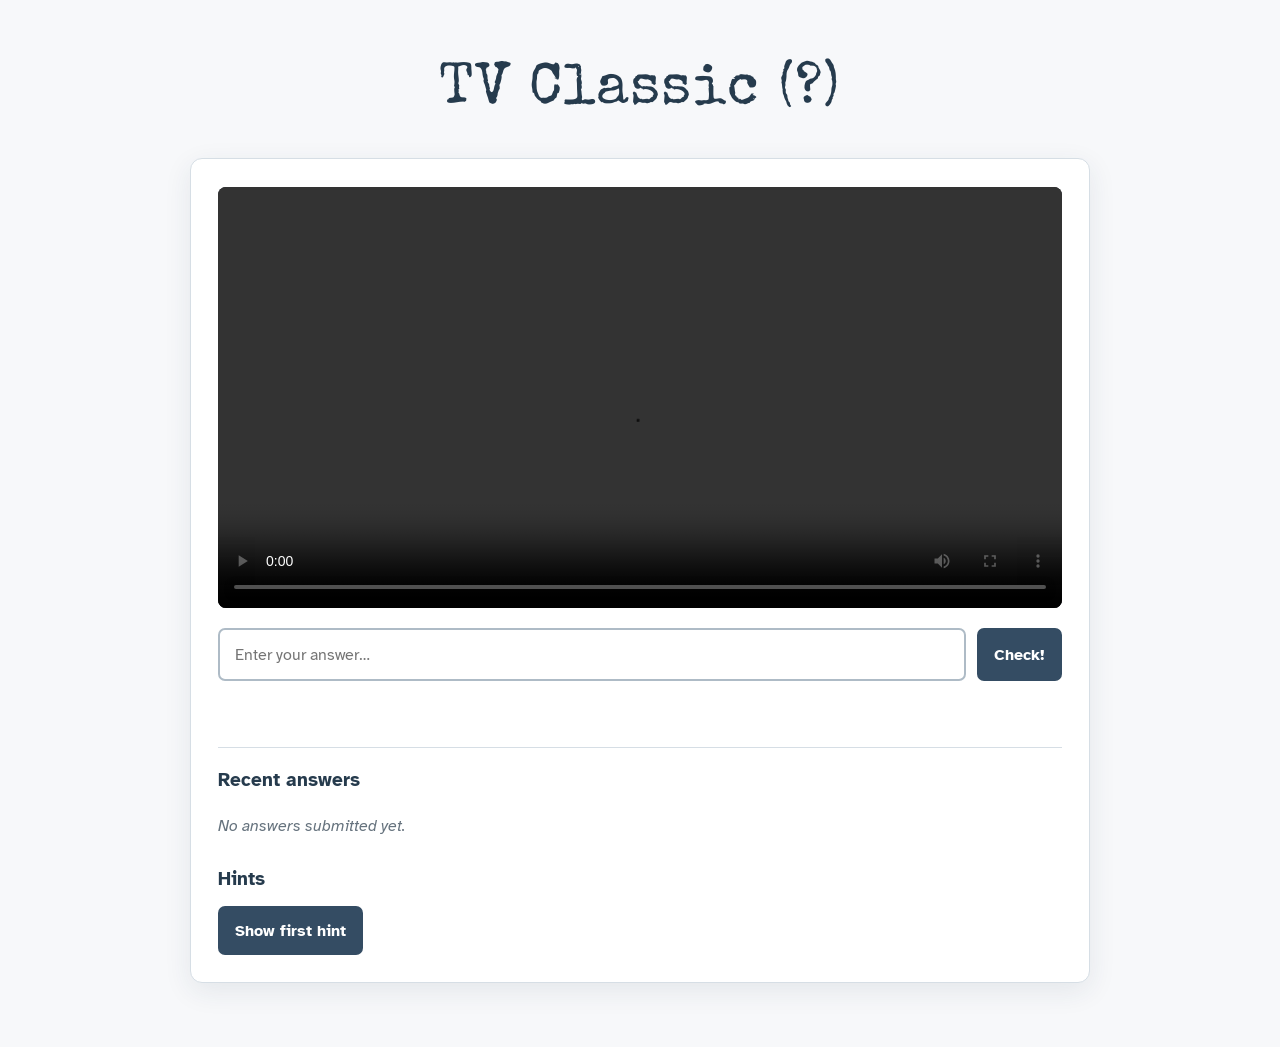
<file: enigame/index.html>
<!doctype html>
<html lang="en">
<head>
  <meta charset="utf-8">
  <meta name="viewport" content="width=device-width, initial-scale=1">
  <meta name="author" content="Eni">
  <title>TV Classic (?)</title>

  <link rel="preconnect" href="https://fonts.googleapis.com">
  <link rel="preconnect" href="https://fonts.gstatic.com" crossorigin>
  <link href="https://fonts.googleapis.com/css2?family=Atkinson+Hyperlegible:wght@400;700&family=Special+Elite&display=swap" rel="stylesheet">
  <link href="https://fonts.googleapis.com/icon?family=Material+Icons+Round" rel="stylesheet">

  <style>
    :root {
      --accent: #344c63;
      --accent-dark: #263b4d;
      --accent-pale: #e7edf2;
      --ink: #202b34;
      --muted: #66737e;
      --paper: #f7f8fa;
      --card: #ffffff;
      --correct: #246b48;
      --wrong: #9b3b3b;
      --hint: #bb7814;
      --line: #d6dee5;
    }

    * { box-sizing: border-box; }

    body {
      margin: 0;
      min-height: 100vh;
      color: var(--ink);
      background: var(--paper);
      font-family: "Atkinson Hyperlegible", sans-serif;
      line-height: 1.5;
    }

    main {
      width: min(900px, calc(100% - 2rem));
      margin: 0 auto;
      padding: 3rem 0 4rem;
    }

    h1 {
      margin: 0 0 1.5rem;
      color: var(--accent-dark);
      font-family: "Special Elite", serif;
      font-size: clamp(2.1rem, 7vw, 3.6rem);
      font-weight: 400;
      text-align: center;
      letter-spacing: .02em;
    }

    .card {
      padding: clamp(1rem, 3vw, 1.7rem);
      background: var(--card);
      border: 1px solid var(--line);
      border-radius: 12px;
      box-shadow: 0 8px 28px rgba(38, 59, 77, .09);
    }

    video {
      display: block;
      width: 100%;
      max-height: 62vh;
      background: #141a1f;
      border-radius: 8px;
    }

    .answer-form {
      display: grid;
      grid-template-columns: 1fr auto;
      gap: .7rem;
      margin-top: 1.25rem;
    }

    label {
      grid-column: 1 / -1;
      font-weight: 700;
    }

    input {
      min-width: 0;
      padding: .78rem .9rem;
      color: var(--ink);
      background: #fff;
      border: 2px solid #aebbc6;
      border-radius: 7px;
      font: inherit;
      font-size: 1rem;
    }

    input:focus {
      border-color: var(--accent);
      outline: 3px solid rgba(52, 76, 99, .16);
    }

    button, .button-link {
      display: inline-flex;
      align-items: center;
      justify-content: center;
      gap: .35rem;
      padding: .78rem 1.05rem;
      color: #fff;
      background: var(--accent);
      border: 0;
      border-radius: 7px;
      font: inherit;
      font-weight: 700;
      text-decoration: none;
      cursor: pointer;
      transition: background .15s ease, transform .15s ease;
    }

    button:hover, .button-link:hover { background: var(--accent-dark); }
    button:active, .button-link:active { transform: translateY(1px); }
    button:focus-visible, .button-link:focus-visible {
      outline: 3px solid rgba(52, 76, 99, .25);
      outline-offset: 2px;
    }
    button:disabled { opacity: .45; cursor: not-allowed; }

    .feedback {
      display: flex;
      align-items: center;
      min-height: 2rem;
      margin: .65rem 0 0;
      font-weight: 700;
    }
    .feedback.correct { color: var(--correct); }
    .feedback.wrong { color: var(--wrong); }
    .feedback.close { color: var(--hint); }
    .feedback .material-icons-round { margin-right: .35rem; }

    .history {
      margin-top: 1.45rem;
      padding-top: 1.15rem;
      border-top: 1px solid var(--line);
    }

    h2 {
      margin: 0 0 .75rem;
      color: var(--accent-dark);
      font-size: 1.2rem;
    }

    .history-list {
      margin: 0;
      padding: 0;
      list-style: none;
    }

    .history-list li {
      display: flex;
      justify-content: space-between;
      gap: 1rem;
      padding: .45rem 0;
      border-bottom: 1px dashed var(--line);
    }
    .history-list li:last-child { border-bottom: 0; }
    .history-answer { overflow-wrap: anywhere; }
    time { flex: none; color: var(--muted); font-size: .9rem; }
    .empty { color: var(--muted); font-style: italic; }

    .hints { margin-top: 1.25rem; }
    .hint-controls { display: flex; flex-wrap: wrap; gap: .55rem; }
    .secondary {
      color: var(--accent-dark);
      background: var(--accent-pale);
      border: 1px solid #bcc9d3;
    }
    .secondary:hover { background: #d9e3eb; }

    .hint-box {
      margin: 1rem 0 0;
      padding: 1rem 1.1rem;
      background: var(--accent-pale);
      border-left: 5px solid var(--accent);
      border-radius: 4px;
    }
    .hint-count {
      display: block;
      margin-bottom: .25rem;
      color: var(--muted);
      font-size: .88rem;
      font-weight: 700;
      text-transform: uppercase;
      letter-spacing: .04em;
    }
    .hint-box p { margin: 0; }
    .hint-box a { color: var(--accent-dark); font-weight: 700; }

    [hidden] { display: none !important; }

    @media (max-width: 540px) {
      main { width: min(100% - 1rem, 900px); padding-top: 1.7rem; }
      .answer-form { grid-template-columns: 1fr; }
      .answer-form button { width: 100%; }
      .history-list li { align-items: flex-start; flex-direction: column; gap: 0; }
    }
  </style>
</head>
<body>
  <main>
    <h1>TV Classic (?)</h1>

    <section class="card" aria-label="Riddle">
      <video controls playsinline preload="metadata">
        <source src="enione-can-dream-in-technicolor.mp4" type="video/mp4">
        Your browser does not support embedded video.
      </video>

      <form class="answer-form" id="answer-form">
        <!-- <label for="answer">What is the solution?</label> -->
        <input id="answer" name="answer" type="text" autocomplete="off" placeholder="Enter your answer…" required>
        <button type="submit">Check!</button>
      </form>
      <p class="feedback" id="feedback" role="status" aria-live="polite"></p>

      <section class="history" aria-labelledby="history-heading">
        <h2 id="history-heading">Recent answers</h2>
        <ol class="history-list" id="history-list"></ol>
      </section>

      <section class="hints" aria-labelledby="hints-heading">
        <h2 id="hints-heading">Hints</h2>
        <div class="hint-controls">
          <button type="button" id="show-hint">Show first hint</button>
          <button type="button" class="secondary" id="previous-hint" hidden>Previous hint</button>
          <button type="button" id="next-hint" hidden>Show next hint</button>
        </div>
        <div class="hint-box" id="hint-box" hidden>
          <span class="hint-count" id="hint-count"></span>
          <p id="hint-text"></p>
        </div>
      </section>
    </section>
  </main>

  <script>
    (() => {
      "use strict";

      const solution = "dream a little dream of me";
      const historyKey = "tv-classic-riddle-answer-history";
      const maxHistory = 6;
      const hints = [
        'If, at some point, you think you have done the right thing but the video quality is just too bad, then the following clip is of higher quality and contains only the relevant video part: <a href="enione-can-dream-in-technicolor-short.mp4">open the shorter video clip</a>. It is recommended to continue with the next hints and only look at this clip when you really think you need it. The original video above (which has a lower quality to avoid a huge file size) should also be sufficient to solve the riddle in its entirety, at least in theory.',
        "The episodes are only important for the very last step of the riddle.",
        "The video file name is important.",
        "The word “technicolor” hints at what you should do.",
        "Technicolor cameras split light into different color components.",
        "Look at the RGB channels of the video separately.",
        "The blue channel contains a smaller pictogram video when the lyrics “enione can dream in technicolor” play.",
        "Look for the hidden video at around 0:56. It shows three objects, the one in the middle being an equality sign.",
        "The left object is Eni wearing headphones, the right object an image.",
        "The headphones indicate that you have to continue by editing the audio track of the video.",
        "Eni usually has no nose.",
        "The Eni hidden in the video does have a nose of a particular shape.",
        "Eni’s nose is a minus sign.",
        "Eni can hear different sounds in the left and right headphones.",
        "The minus sign indicates that you have to subtract the sound Eni can hear in one ear from the sound Eni hears in the other ear.",
        "Subtract the right audio channel from the left audio channel.",
        "The “equals image” part of the hidden video indicates that you have to look for an image in the resulting audio.",
        "Look at the audio spectrogram after subtracting (again at the time when the lyrics “enione can dream in technicolor” play in the original file).",
        "You should see a pile of some kind, a plus sign, and the pictogram for man in the spectrogram.",
        "The pile represents sand.",
        "The spectrogram contains a “Classic” riddle with the solution “sandman”.",
        "The riddle title and the episodes are important to find the final answer.",
        "You first have to look for a TV series.",
        "The TV series is the 2022–2025 series “The Sandman”.",
        "Finally, find the right episode.",
        "The right episode is the one where the video contains all the hidden information.",
        "At 0:56, the text “EPISODE 3” is displayed.",
        "The solution is the name of the third episode of “The Sandman”."
      ];

      const form = document.querySelector("#answer-form");
      const answerInput = document.querySelector("#answer");
      const feedback = document.querySelector("#feedback");
      const historyList = document.querySelector("#history-list");
      const showHint = document.querySelector("#show-hint");
      const previousHint = document.querySelector("#previous-hint");
      const nextHint = document.querySelector("#next-hint");
      const hintBox = document.querySelector("#hint-box");
      const hintCount = document.querySelector("#hint-count");
      const hintText = document.querySelector("#hint-text");
      let currentHint = -1;
      let history = loadHistory();

      function normalize(value) {
        return value
          .normalize("NFKD")
          .toLowerCase()
          .replace(/[’']/g, "")
          .replace(/[^a-z0-9]+/g, " ")
          .trim()
          .replace(/\s+/g, " ");
      }

      function isOnRightTrack(value) {
        const compact = normalize(value);
        const closeAnswers = new Set([
          "technicolor", "rgb", "rgb channels", "red green blue channels",
          "blue channel", "separate rgb channels", "split rgb channels",
          "subtract audio", "subtract audio channels", "audio subtraction",
          "left minus right", "left channel minus right channel",
          "subtract right channel from left channel", "audio spectrogram",
          "spectrogram", "sound spectrogram", "sandman", "sand man",
          "sand plus man", "the sandman", "the sandman tv series",
          "the sandman series", "episode 3", "episode three", "third episode"
        ]);
        return closeAnswers.has(compact);
      }

      function loadHistory() {
        try {
          const saved = JSON.parse(localStorage.getItem(historyKey));
          return Array.isArray(saved) ? saved.slice(0, maxHistory) : [];
        } catch (_) {
          return [];
        }
      }

      function saveHistory() {
        try { localStorage.setItem(historyKey, JSON.stringify(history)); } catch (_) {}
      }

      function timeAgo(timestamp) {
        const elapsed = Math.max(0, Date.now() - timestamp);
        const seconds = Math.floor(elapsed / 1000);
        if (seconds < 60) return `${seconds} second${seconds === 1 ? "" : "s"} ago`;
        const minutes = Math.floor(seconds / 60);
        if (minutes < 60) return `${minutes} minute${minutes === 1 ? "" : "s"} ago`;
        const hours = Math.floor(minutes / 60);
        if (hours < 24) return `${hours} hour${hours === 1 ? "" : "s"} ago`;
        return new Date(timestamp).toLocaleString();
      }

      function renderHistory() {
        historyList.replaceChildren();
        if (!history.length) {
          const item = document.createElement("li");
          item.className = "empty";
          item.textContent = "No answers submitted yet.";
          historyList.append(item);
          return;
        }

        history.forEach(entry => {
          const item = document.createElement("li");
          const answer = document.createElement("span");
          const time = document.createElement("time");
          answer.className = "history-answer";
          answer.textContent = entry.answer;
          time.dateTime = new Date(entry.time).toISOString();
          time.textContent = timeAgo(entry.time);
          item.append(answer, time);
          historyList.append(item);
        });
      }

      function setFeedback(kind, message, withBulb = false) {
        feedback.className = `feedback ${kind}`;
        feedback.replaceChildren();
        if (withBulb) {
          const icon = document.createElement("span");
          icon.className = "material-icons-round";
          icon.setAttribute("aria-hidden", "true");
          icon.textContent = "lightbulb";
          feedback.append(icon);
        }
        feedback.append(document.createTextNode(message));
      }

      form.addEventListener("submit", event => {
        event.preventDefault();
        const rawAnswer = answerInput.value;
        const normalized = normalize(rawAnswer);
        if (!normalized) return;

        history.unshift({ answer: rawAnswer.trim(), time: Date.now() });
        history = history.slice(0, maxHistory);
        saveHistory();
        renderHistory();

        if (normalized === solution) {
          setFeedback("correct", "Correct — well done!");
        } else if (isOnRightTrack(normalized)) {
          setFeedback("close", "Not the final answer, but you’re on the right track!", true);
        } else {
          setFeedback("wrong", "That is not the solution. Keep puzzling!");
        }

        answerInput.select();
      });

      function renderHint() {
        hintBox.hidden = false;
        hintCount.textContent = `Hint ${currentHint + 1} of ${hints.length}`;
        hintText.innerHTML = hints[currentHint];
        showHint.hidden = true;
        previousHint.hidden = false;
        nextHint.hidden = false;
        previousHint.disabled = currentHint === 0;
        nextHint.disabled = currentHint === hints.length - 1;
        nextHint.textContent = currentHint === hints.length - 1 ? "No more hints" : "Show next hint";
      }

      showHint.addEventListener("click", () => {
        currentHint = 0;
        renderHint();
      });

      previousHint.addEventListener("click", () => {
        if (currentHint > 0) {
          currentHint -= 1;
          renderHint();
        }
      });

      nextHint.addEventListener("click", () => {
        if (currentHint < hints.length - 1) {
          currentHint += 1;
          renderHint();
        }
      });

      renderHistory();
      setInterval(renderHistory, 1000);
    })();
  </script>
</body>
</html>
</file>
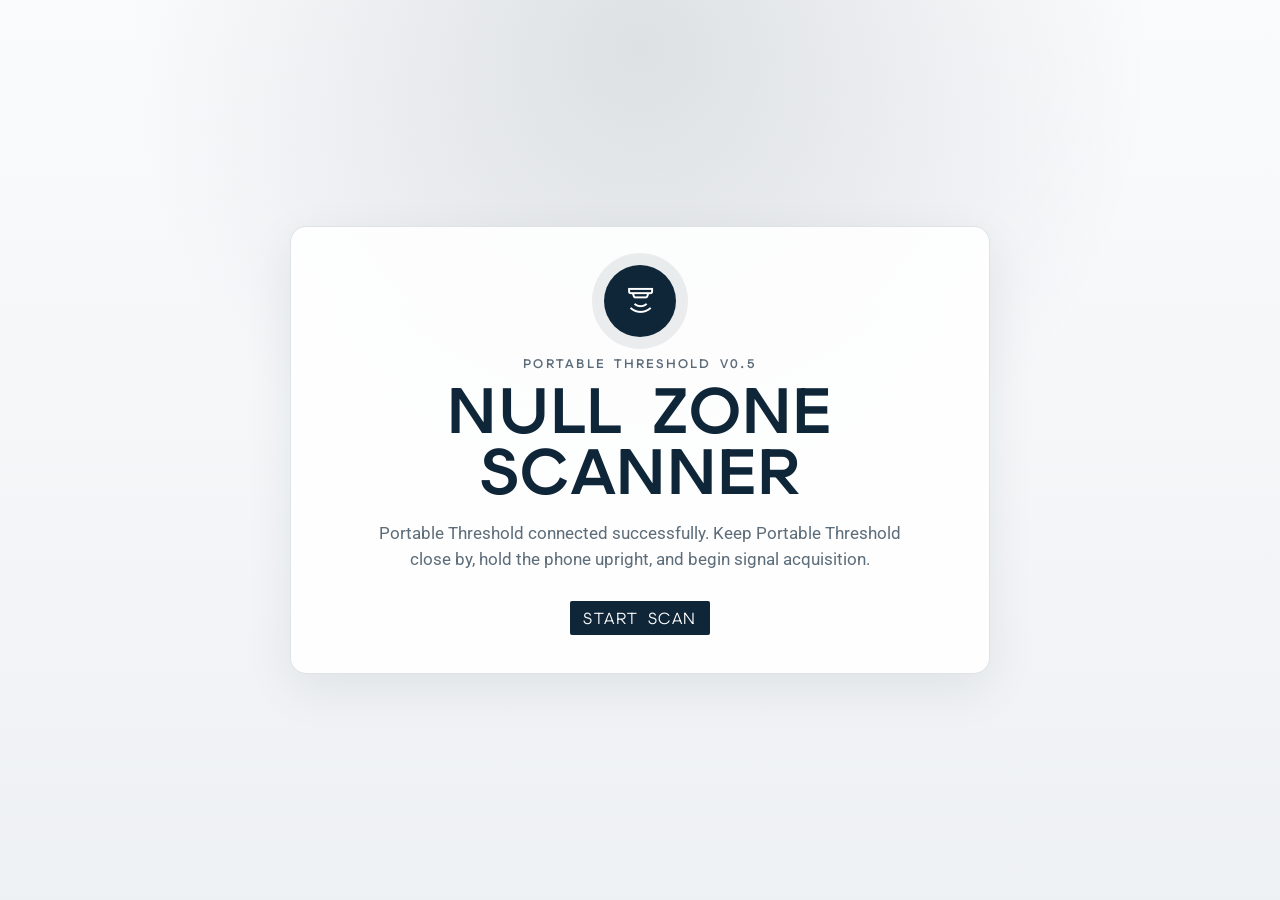
<file: ari/scan/index.html>
<!doctype html>
<html lang="en">
<head>
  <meta charset="utf-8">
  <meta name="viewport" content="width=device-width, initial-scale=1, viewport-fit=cover">
  <title>Null Zone Scan</title>

  <link rel="preconnect" href="https://fonts.googleapis.com">
  <link rel="preconnect" href="https://fonts.gstatic.com" crossorigin>
  <link href="https://fonts.googleapis.com/css2?family=Elms+Sans:ital,wght@0,100..900;1,100..900&family=Roboto:ital,wght@0,100..900;1,100..900&display=swap" rel="stylesheet">
  <link rel="stylesheet" href="https://fonts.googleapis.com/css2?family=Material+Symbols+Outlined:opsz,wght,FILL,GRAD@20..48,100..700,0..1,-50..200&icon_names=archive,detector,file_copy,warning" />

  <link rel="stylesheet" href="scan-style.css">
  <script src="../crypto-puzzle.js"></script>
  <script type="module" src="scan-ui.js"></script>
</head>
<body>
  <main class="app-shell">
    <section id="startPanel" class="panel start-panel form-table">
      <div class="scanner-mark" aria-hidden="true">
        <span class="material-symbols-outlined">detector</span>
      </div>

      <p class="eyebrow">Portable Threshold v0.5</p>
      <h1>Null Zone Scanner</h1>
      <p class="intro">
        Portable Threshold connected successfully.
        Keep Portable Threshold close by, hold the phone upright, and begin signal acquisition.
      </p>

      <button id="startScanButton" class="spaced" type="button">start scan</button>
    </section>

    <section id="acquiringPanel" class="panel acquiring-panel hidden" aria-live="polite">
      <div class="status-orb" aria-hidden="true">
        <span class="material-symbols-outlined">detector</span>
      </div>
      <p class="eyebrow">Signal acquisition</p>
      <h1>Searching for signal</h1>
      <p id="acquiringMessage" class="intro">
        Move outside and away from buildings or other objects for higher reliability.
      </p>
      <p id="acquiringDetail" class="detail-line">initializing scan field...</p>
    </section>

    <section id="scannerPanel" class="scanner-panel hidden" aria-live="polite">
      <p class="eyebrow scanner-eyebrow">Active scan</p>

      <div id="scannerDial" class="scanner-dial">
        <div id="rotatingLayer" class="rotating-layer">
          <div class="signal-layer" id="signalLayer" aria-hidden="true"></div>

          <div class="compass-rose" aria-hidden="true">
            <div class="compass-ring"></div>
            <div class="compass-line compass-line-ns"></div>
            <div class="compass-line compass-line-ew"></div>
            <div class="compass-diagonal compass-diagonal-a"></div>
            <div class="compass-diagonal compass-diagonal-b"></div>
            <span class="compass-label compass-n">N</span>
            <span class="compass-label compass-e">E</span>
            <span class="compass-label compass-s">S</span>
            <span class="compass-label compass-w">W</span>
          </div>
        </div>

        <div class="distance-card">
          <div id="distanceValue" class="distance-value">-- m</div>
          <div class="distance-label">approximate signal distance</div>
        </div>
      </div>

      <div class="scan-readout">
        <div>
          <span class="readout-label">Signal precision</span>
          <span id="precisionValue" class="readout-value">--</span>
        </div>
        <div>
          <span class="readout-label">Signal rate</span>
          <span id="rateValue" class="readout-value">--</span>
        </div>
      </div>

      <p id="scanStatus" class="detail-line">scan field locked</p>
    </section>

    <section id="errorPanel" class="panel error-panel hidden" aria-live="assertive">
      <div class="scanner-mark warning" aria-hidden="true">
        <span class="material-symbols-outlined">warning</span>
      </div>
      <p class="eyebrow">Scanner interrupted</p>
      <h1>Signal unavailable</h1>
      <p id="errorMessage" class="intro">The scan could not be started on this device.</p>
      <button id="retryButton" type="button" class="light">retry</button>
    </section>
  </main>
</body>
</html>
</file>
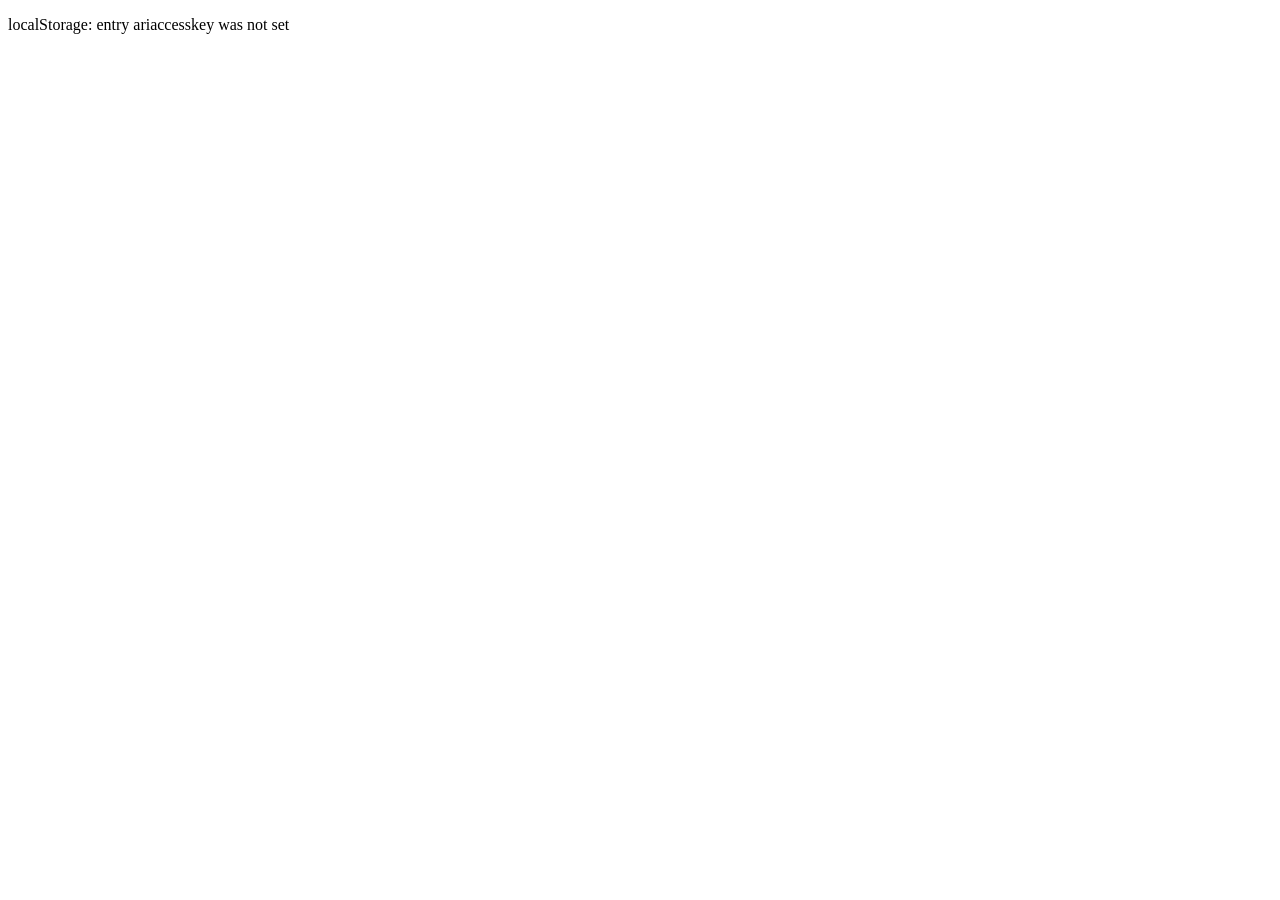
<file: reset-storage.html>
<!doctype html>
<html lang="en">
<head>
  <meta charset="utf-8" />

  <title>Digital puzzles storage reset</title>
  <meta name="description" content="reset any cookies and data saved in local storage for any puzzle" />
  <meta name="author" content="Fabian Michel" />
  <meta name="viewport" content="width=device-width, initial-scale=1.0" />

  <script>

    function appendMessage(msg) {
      const p = document.createElement('p');
      p.textContent = msg;
      document.getElementById('info-div').appendChild(p);
    }

    function main() {
      if (localStorage.getItem('ariaccesskey') !== null) {
        appendMessage(`localStorage: entry ariaccesskey=${localStorage.getItem('ariaccesskey')} was deleted`);
        localStorage.removeItem('ariaccesskey');
      } else {
        appendMessage('localStorage: entry ariaccesskey was not set');
      }
    }

  </script>
</head>

<body onload="main();">
  
  <div id="info-div"></div>

</body>
</html>
</file>
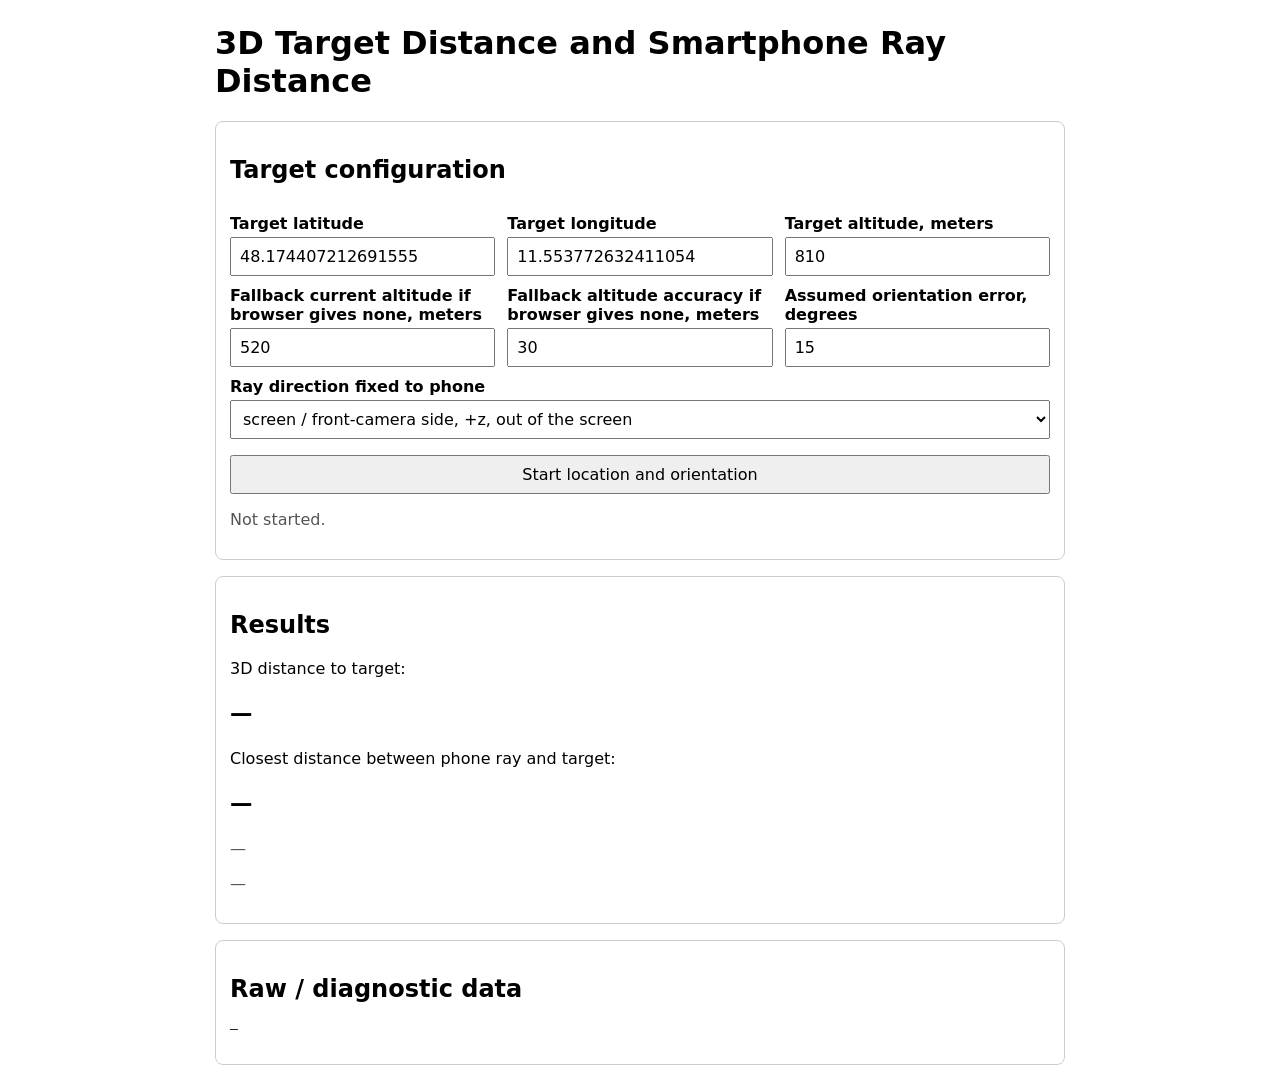
<file: target-location-sensor.html>
<!doctype html>
<html lang="en">
<head>
  <meta charset="utf-8">
  <title>3D Target Distance and Phone Ray Distance</title>
  <meta name="viewport" content="width=device-width, initial-scale=1">
  <style>
    body { font-family: system-ui, sans-serif; max-width: 850px; margin: 24px auto; padding: 0 16px; }
    label { display: block; margin: 10px 0 4px; font-weight: 600; }
    input, select, button { font: inherit; padding: 8px; width: 100%; box-sizing: border-box; }
    button { margin-top: 16px; cursor: pointer; }
    .grid { display: grid; grid-template-columns: repeat(auto-fit, minmax(220px, 1fr)); gap: 12px; }
    .card { border: 1px solid #ccc; border-radius: 8px; padding: 14px; margin-top: 16px; }
    .value { font-size: 1.4rem; font-weight: 700; }
    .muted { color: #555; }
    .warn { color: #9a5b00; font-weight: 600; }
    code { background: #eee; padding: 2px 4px; border-radius: 4px; }
  </style>
</head>
<body>
  <h1>3D Target Distance and Smartphone Ray Distance</h1>

  <div class="card">
    <h2>Target configuration</h2>

    <div class="grid">
      <div>
        <label for="targetLat">Target latitude</label>
        <input id="targetLat" type="number" step="any" value="48.174407212691555">
      </div>

      <div>
        <label for="targetLon">Target longitude</label>
        <input id="targetLon" type="number" step="any" value="11.553772632411054">
      </div>

      <div>
        <label for="targetAlt">Target altitude, meters</label>
        <input id="targetAlt" type="number" step="any" value="810">
      </div>
    </div>

    <div class="grid">
      <div>
        <label for="fallbackAlt">Fallback current altitude if browser gives none, meters</label>
        <input id="fallbackAlt" type="number" step="any" value="520">
      </div>

      <div>
        <label for="fallbackAltAcc">Fallback altitude accuracy if browser gives none, meters</label>
        <input id="fallbackAltAcc" type="number" step="any" value="30">
      </div>

      <div>
        <label for="orientationError">Assumed orientation error, degrees</label>
        <input id="orientationError" type="number" step="any" value="15">
      </div>
    </div>

    <label for="rayAxis">Ray direction fixed to phone</label>
    <select id="rayAxis">
      <option value="screen" selected>screen / front-camera side, +z, out of the screen</option>
      <option value="rearCamera">rear-camera side, -z</option>
      <option value="top">top edge of phone, +y</option>
    </select>

    <button id="start">Start location and orientation</button>
    <p id="status" class="muted">Not started.</p>
  </div>

  <div class="card">
    <h2>Results</h2>
    <p>3D distance to target:</p>
    <p class="value" id="distance3d">—</p>

    <p>Closest distance between phone ray and target:</p>
    <p class="value" id="rayDistance">—</p>

    <p id="rayNote" class="muted">—</p>
    <p id="precision" class="muted">—</p>
  </div>

  <div class="card">
    <h2>Raw / diagnostic data</h2>
    <pre id="debug">—</pre>
  </div>

<script>
(() => {
  const R_EARTH = 6371008.8; // mean Earth radius in meters

  const state = {
    position: null,
    orientation: null
  };

  const el = id => document.getElementById(id);
  const degToRad = d => d * Math.PI / 180;
  const radToDeg = r => r * 180 / Math.PI;

  function fmt(x, digits = 1) {
    return Number.isFinite(x) ? x.toFixed(digits) : "n/a";
  }

  function norm3(v) {
    return Math.hypot(v.e, v.n, v.u);
  }

  function dot(a, b) {
    return a.e * b.e + a.n * b.n + a.u * b.u;
  }

  function normalize(v) {
    const m = norm3(v);
    return m > 0 ? { e: v.e / m, n: v.n / m, u: v.u / m } : { e: 0, n: 0, u: 0 };
  }

  function sub(a, b) {
    return { e: a.e - b.e, n: a.n - b.n, u: a.u - b.u };
  }

  function scale(v, s) {
    return { e: v.e * s, n: v.n * s, u: v.u * s };
  }

  // Local tangent approximation:
  // east/north/up vector from current location to target.
  // Accurate enough for nearby destinations; for very long distances use ECEF instead.
  function targetVectorENU(currentLat, currentLon, currentAlt, targetLat, targetLon, targetAlt) {
    const lat1 = degToRad(currentLat);
    const lat2 = degToRad(targetLat);
    const dLat = lat2 - lat1;
    const dLon = degToRad(targetLon - currentLon);
    const avgLat = (lat1 + lat2) / 2;

    return {
      e: dLon * Math.cos(avgLat) * R_EARTH,
      n: dLat * R_EARTH,
      u: targetAlt - currentAlt
    };
  }

  function bearingDegFromENU(v) {
    const bearing = radToDeg(Math.atan2(v.e, v.n));
    return (bearing + 360) % 360;
  }

  function elevationDegFromENU(v) {
    const m = norm3(v);
    return m > 0 ? radToDeg(Math.asin(v.u / m)) : NaN;
  }

  // Rotation matrix for DeviceOrientation alpha/beta/gamma.
  // Matrix columns are the phone's device axes expressed as ENU:
  // x = right side of screen, y = top of screen, z = out of screen.
  function rotationMatrixFromDeviceOrientation(alphaDeg, betaDeg, gammaDeg) {
    const z = degToRad(alphaDeg || 0);
    const x = degToRad(betaDeg || 0);
    const y = degToRad(gammaDeg || 0);

    const cX = Math.cos(x), cY = Math.cos(y), cZ = Math.cos(z);
    const sX = Math.sin(x), sY = Math.sin(y), sZ = Math.sin(z);

    return [
      [cZ * cY - sZ * sX * sY,  -cX * sZ,  cY * sZ * sX + cZ * sY],
      [cY * sZ + cZ * sX * sY,   cZ * cX,  sZ * sY - cZ * cY * sX],
      [-cX * sY,                  sX,       cX * cY]
    ];
  }

  function phoneRayDirectionENU(orientation, axisChoice) {
    const M = rotationMatrixFromDeviceOrientation(
      orientation.alpha,
      orientation.beta,
      orientation.gamma
    );

    // Columns of M:
    const xAxis = { e: M[0][0], n: M[1][0], u: M[2][0] };
    const yAxis = { e: M[0][1], n: M[1][1], u: M[2][1] };
    const zAxis = { e: M[0][2], n: M[1][2], u: M[2][2] };

    if (axisChoice === "rearCamera") return normalize(scale(zAxis, -1));
    if (axisChoice === "top") return normalize(yAxis);
    return normalize(zAxis); // screen / front-camera side
  }

  function pointToRayDistance(point, rayUnit) {
    const t = dot(point, rayUnit);

    // If closest point on infinite line is behind ray origin, closest point
    // on ray is the phone itself. This matches "points away from the target".
    if (t <= 0) {
      return { distance: norm3(point), alongRayMeters: t, targetInFront: false };
    }

    const closest = scale(rayUnit, t);
    return {
      distance: norm3(sub(point, closest)),
      alongRayMeters: t,
      targetInFront: true
    };
  }

  function readNumber(id) {
    const v = parseFloat(el(id).value);
    return Number.isFinite(v) ? v : NaN;
  }

  function update() {
    const p = state.position;
    const o = state.orientation;

    if (!p) {
      return;
    }

    const c = p.coords;

    const targetLat = readNumber("targetLat");
    const targetLon = readNumber("targetLon");
    const targetAlt = readNumber("targetAlt");

    const browserAltAvailable = Number.isFinite(c.altitude);
    const currentAlt = browserAltAvailable ? c.altitude : readNumber("fallbackAlt");

    const target = targetVectorENU(
      c.latitude,
      c.longitude,
      currentAlt,
      targetLat,
      targetLon,
      targetAlt
    );

    const distance3d = norm3(target);
    const targetBearing = bearingDegFromENU(target);
    const targetElevation = elevationDegFromENU(target);

    el("distance3d").textContent = `${fmt(distance3d)} m`;

    const horizontalAcc = Number.isFinite(c.accuracy) ? c.accuracy : NaN;
    const altitudeAcc = Number.isFinite(c.altitudeAccuracy)
      ? c.altitudeAccuracy
      : readNumber("fallbackAltAcc");

    const positionUncertainty95 = Math.hypot(
      Number.isFinite(horizontalAcc) ? horizontalAcc : 0,
      Number.isFinite(altitudeAcc) ? altitudeAcc : 0
    );

    let rayText = "waiting for orientation";
    let rayNote = "Move the phone slightly after pressing Start if orientation does not update.";
    let rayPrecisionText = "";

    if (o) {
      const ray = phoneRayDirectionENU(o, el("rayAxis").value);
      const rayResult = pointToRayDistance(target, ray);

      const rayBearing = bearingDegFromENU(ray);
      const rayElevation = elevationDegFromENU(ray);

      el("rayDistance").textContent = `${fmt(rayResult.distance)} m`;

      rayNote =
        `Closest point is ${fmt(rayResult.alongRayMeters)} m along the ray. ` +
        (rayResult.targetInFront
          ? "The target is in front of the ray origin."
          : "The target is behind the ray origin, so ray distance equals device-target distance.") +
        ` Target bearing/elevation: ${fmt(targetBearing, 0)}° / ${fmt(targetElevation, 0)}°. ` +
        `Ray bearing/elevation: ${fmt(rayBearing, 0)}° / ${fmt(rayElevation, 0)}°.`;

      let orientationErrorDeg = readNumber("orientationError");

      // If Safari provides a compass accuracy estimate, use it when larger.
      if (Number.isFinite(o.webkitCompassAccuracy)) {
        orientationErrorDeg = Math.max(orientationErrorDeg, o.webkitCompassAccuracy);
      }

      // If orientation is not absolute, heading may be arbitrary. Inflate the warning estimate.
      if (!o.absolute) {
        orientationErrorDeg = Math.max(orientationErrorDeg, 45);
      }

      const orientationLateralUncertainty = distance3d * Math.sin(degToRad(orientationErrorDeg));
      const rayUncertainty95 = Math.hypot(positionUncertainty95, orientationLateralUncertainty);

      rayPrecisionText =
        `Approx. 95% position uncertainty: ±${fmt(positionUncertainty95)} m ` +
        `(horizontal ±${fmt(horizontalAcc)} m, altitude ±${fmt(altitudeAcc)} m). ` +
        `Approx. ray-distance uncertainty: ±${fmt(rayUncertainty95)} m, ` +
        `using assumed orientation error ±${fmt(orientationErrorDeg, 0)}°. ` +
        (o.absolute ? "Orientation reports absolute data." : "Orientation is not absolute; compass direction may be unreliable.");
    } else {
      el("rayDistance").textContent = "—";
      rayPrecisionText =
        `Approx. 95% position uncertainty: ±${fmt(positionUncertainty95)} m. Waiting for orientation.`;
    }

    if (!browserAltAvailable) {
      rayPrecisionText += " Browser altitude is unavailable; using fallback current altitude.";
    }

    el("rayNote").textContent = rayNote;
    el("precision").textContent = rayPrecisionText;

    el("debug").textContent = JSON.stringify({
      current: {
        latitude: c.latitude,
        longitude: c.longitude,
        altitude_used_m: currentAlt,
        browser_altitude_m: c.altitude,
        horizontal_accuracy_m_95: c.accuracy,
        altitude_accuracy_m_95: c.altitudeAccuracy
      },
      target: {
        latitude: targetLat,
        longitude: targetLon,
        altitude_m: targetAlt,
        vector_ENU_m: target,
        distance_3d_m: distance3d
      },
      orientation: o
    }, null, 2);
  }

  function onPosition(pos) {
    state.position = pos;
    update();
  }

  function onPositionError(err) {
    el("status").textContent = `Geolocation error: ${err.message}`;
  }

  function onOrientation(event) {
    if (event.alpha == null || event.beta == null || event.gamma == null) return;

    const isAbsolute =
      event.absolute === true ||
      event.type === "deviceorientationabsolute" ||
      Number.isFinite(event.webkitCompassHeading);

    // Prefer absolute events over relative ones.
    if (state.orientation && state.orientation.absolute && !isAbsolute) return;

    state.orientation = {
      type: event.type,
      absolute: isAbsolute,
      alpha: event.alpha,
      beta: event.beta,
      gamma: event.gamma,
      webkitCompassHeading: event.webkitCompassHeading,
      webkitCompassAccuracy: event.webkitCompassAccuracy
    };

    update();
  }

  async function start() {
    el("status").textContent = "Requesting permissions…";

    if (!("geolocation" in navigator)) {
      el("status").textContent = "Geolocation is not available in this browser.";
      return;
    }

    // iOS/Safari-style explicit permission request for motion/orientation.
    try {
      if (typeof DeviceOrientationEvent !== "undefined" &&
          typeof DeviceOrientationEvent.requestPermission === "function") {
        const result = await DeviceOrientationEvent.requestPermission(true);
        if (result !== "granted") {
          el("status").textContent = "Orientation permission was not granted. Location may still work.";
        }
      }
    } catch (e) {
      console.warn("Orientation permission request failed:", e);
    }

    window.addEventListener("deviceorientationabsolute", onOrientation, true);
    window.addEventListener("deviceorientation", onOrientation, true);

    navigator.geolocation.watchPosition(
      onPosition,
      onPositionError,
      {
        enableHighAccuracy: true,
        maximumAge: 1000,
        timeout: 20000
      }
    );

    el("status").textContent = "Running. Allow location/orientation permissions if prompted.";
  }

  el("start").addEventListener("click", start);

  for (const id of [
    "targetLat", "targetLon", "targetAlt",
    "fallbackAlt", "fallbackAltAcc",
    "orientationError", "rayAxis"
  ]) {
    el(id).addEventListener("input", update);
    el(id).addEventListener("change", update);
  }
})();
</script>
</body>
</html>
</file>
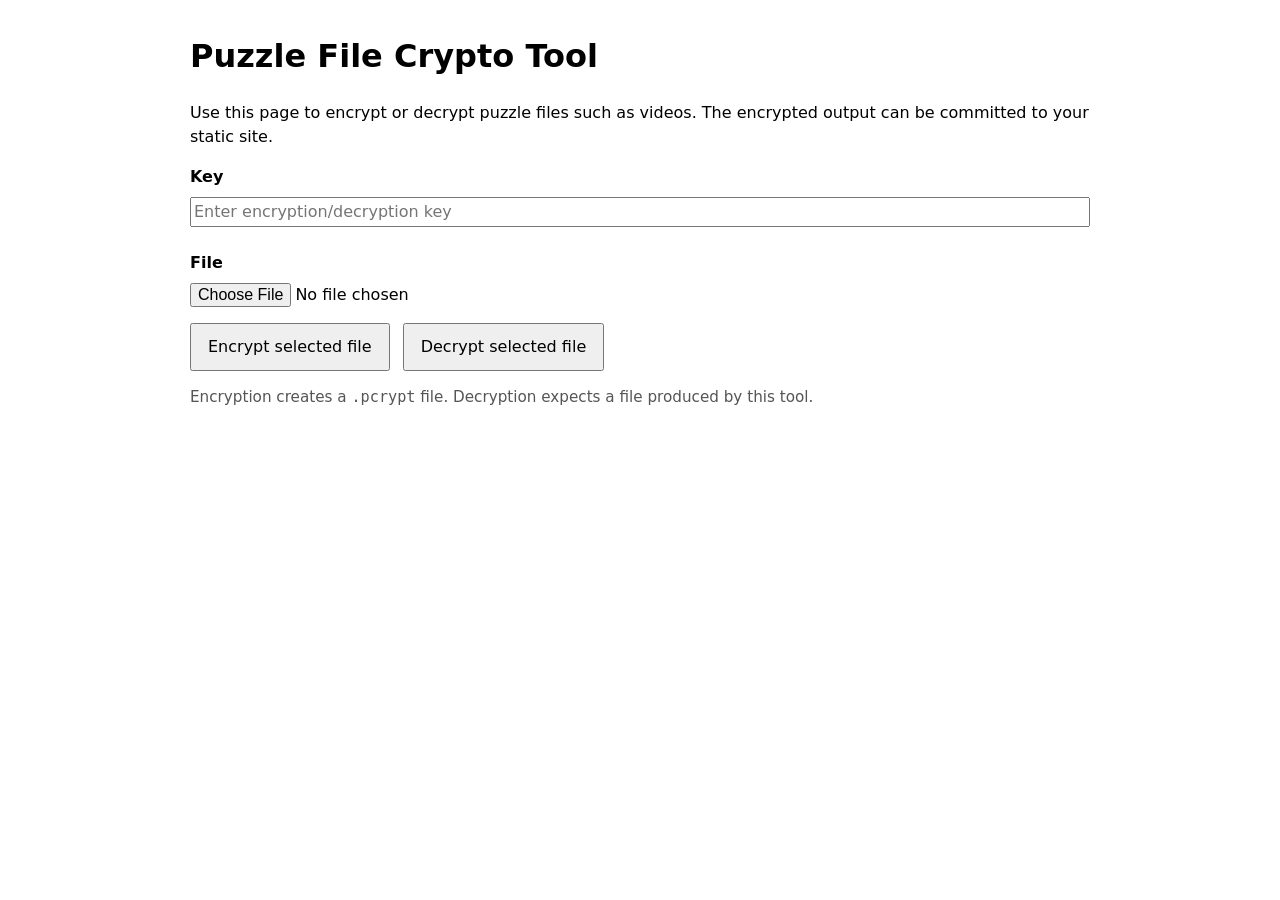
<file: ari/encrypt-files.html>
<!doctype html>
<html lang="en">
<head>
  <meta charset="utf-8">
  <title>Puzzle File Crypto Tool</title>
  <meta name="viewport" content="width=device-width, initial-scale=1">

  <style>
    body {
      font-family: system-ui, sans-serif;
      max-width: 900px;
      margin: 2rem auto;
      padding: 0 1rem;
      line-height: 1.5;
    }

    input,
    button {
      font: inherit;
    }

    input[type="password"],
    input[type="file"] {
      display: block;
      width: 100%;
      box-sizing: border-box;
      margin: 0.5rem 0 1rem;
    }

    button {
      padding: 0.6rem 1rem;
      margin-right: 0.5rem;
      cursor: pointer;
    }

    .row {
      margin-bottom: 1.5rem;
    }

    .status {
      margin-top: 1rem;
      font-weight: 600;
    }

    .ok {
      color: #087f23;
    }

    .error {
      color: #b00020;
    }

    .hint {
      color: #555;
      font-size: 0.95rem;
    }

    #downloadArea {
      margin-top: 1rem;
    }

    #preview {
      display: none;
      width: 100%;
      max-height: 500px;
      margin-top: 1rem;
      background: #000;
    }
  </style>
</head>

<body>
  <h1>Puzzle File Crypto Tool</h1>

  <p>
    Use this page to encrypt or decrypt puzzle files such as videos.
    The encrypted output can be committed to your static site.
  </p>

  <div class="row">
    <label for="key"><strong>Key</strong></label>
    <input id="key" type="password" placeholder="Enter encryption/decryption key">
  </div>

  <div class="row">
    <label for="fileInput"><strong>File</strong></label>
    <input id="fileInput" type="file">

    <button id="encryptButton">Encrypt selected file</button>
    <button id="decryptButton">Decrypt selected file</button>

    <p class="hint">
      Encryption creates a <code>.pcrypt</code> file. Decryption expects a file produced by this tool.
    </p>
  </div>

  <div id="status" class="status"></div>
  <div id="downloadArea"></div>

  <video id="preview" controls playsinline></video>

  <script src="crypto-puzzle.js"></script>

  <script>
    const keyInput = document.getElementById("key");
    const fileInput = document.getElementById("fileInput");
    const encryptButton = document.getElementById("encryptButton");
    const decryptButton = document.getElementById("decryptButton");
    const statusBox = document.getElementById("status");
    const downloadArea = document.getElementById("downloadArea");
    const preview = document.getElementById("preview");

    let currentObjectUrl = null;

    function setStatus(message, type) {
      statusBox.textContent = message;
      statusBox.className = "status " + type;
    }

    function clearDownloadArea() {
      downloadArea.textContent = "";

      if (currentObjectUrl !== null) {
        URL.revokeObjectURL(currentObjectUrl);
        currentObjectUrl = null;
      }

      preview.removeAttribute("src");
      preview.style.display = "none";
    }

    function getKeyOrWarn() {
      const key = keyInput.value;

      if (!key) {
        setStatus("Please enter a key.", "error");
        return null;
      }

      return key;
    }

    function getFileOrWarn() {
      const file = fileInput.files[0];

      if (!file) {
        setStatus("Please select a file.", "error");
        return null;
      }

      return file;
    }

    function createDownloadLink(blob, filename, label) {
      currentObjectUrl = URL.createObjectURL(blob);

      const link = document.createElement("a");
      link.href = currentObjectUrl;
      link.download = filename;
      link.textContent = label;

      downloadArea.textContent = "";
      downloadArea.appendChild(link);
    }

    encryptButton.addEventListener("click", async () => {
      clearDownloadArea();

      const key = getKeyOrWarn();
      if (key === null) return;

      const file = getFileOrWarn();
      if (file === null) return;

      encryptButton.disabled = true;
      decryptButton.disabled = true;

      try {
        setStatus("Encrypting file...", "");

        const plaintextBytes = await file.arrayBuffer();

        const encryptedBytes = await PuzzleCrypto.encryptBytes(
          key,
          plaintextBytes,
          {
            originalType: file.type || "application/octet-stream"
          }
        );

        const encryptedBlob = new Blob(
          [encryptedBytes],
          {
            type: "application/octet-stream"
          }
        );

        createDownloadLink(
          encryptedBlob,
          file.name + ".pcrypt",
          "Download encrypted file"
        );

        setStatus("Encrypted successfully.", "ok");
      } catch (error) {
        console.error(error);
        setStatus("Encryption failed.", "error");
      } finally {
        encryptButton.disabled = false;
        decryptButton.disabled = false;
      }
    });

    decryptButton.addEventListener("click", async () => {
      clearDownloadArea();

      const key = getKeyOrWarn();
      if (key === null) return;

      const file = getFileOrWarn();
      if (file === null) return;

      encryptButton.disabled = true;
      decryptButton.disabled = true;

      try {
        setStatus("Decrypting file...", "");

        const encryptedBytes = await file.arrayBuffer();
        const result = await PuzzleCrypto.decryptBytes(key, encryptedBytes);

        if (result === null) {
          setStatus("Decryption failed. The key may be wrong, or the file may be invalid.", "error");
          return;
        }

        const mimeType = result.metadata.originalType || "application/octet-stream";

        const decryptedBlob = new Blob(
          [result.bytes],
          {
            type: mimeType
          }
        );

        const outputName = file.name.replace(/\.pcrypt$/i, "") || "decrypted-file";

        createDownloadLink(
          decryptedBlob,
          outputName,
          "Download decrypted file"
        );

        if (mimeType.startsWith("video/")) {
          preview.src = currentObjectUrl;
          preview.style.display = "block";
        }

        setStatus("Decrypted successfully.", "ok");
      } catch (error) {
        console.error(error);
        setStatus("Decryption failed.", "error");
      } finally {
        encryptButton.disabled = false;
        decryptButton.disabled = false;
      }
    });
  </script>
</body>
</html>
</file>
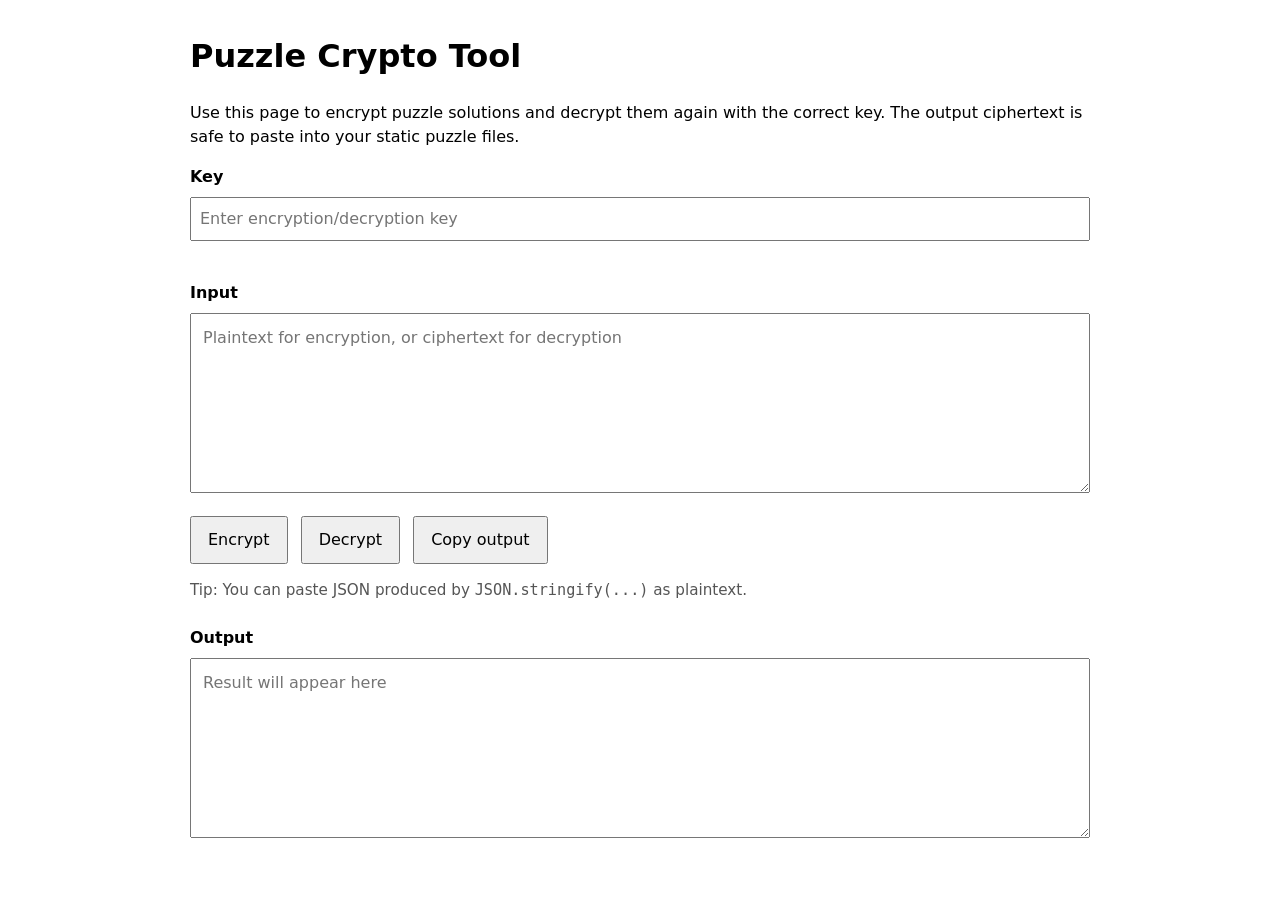
<file: ari/encrypt.html>
<!doctype html>
<html lang="en">
<head>
  <meta charset="utf-8">
  <title>Puzzle Crypto Tool</title>
  <meta name="viewport" content="width=device-width, initial-scale=1">

  <style>
    body {
      font-family: system-ui, sans-serif;
      max-width: 900px;
      margin: 2rem auto;
      padding: 0 1rem;
      line-height: 1.5;
    }

    textarea,
    input,
    button {
      font: inherit;
    }

    textarea {
      width: 100%;
      min-height: 180px;
      box-sizing: border-box;
      margin: 0.5rem 0 1rem;
      padding: 0.75rem;
    }

    input[type="password"],
    input[type="text"] {
      width: 100%;
      box-sizing: border-box;
      padding: 0.5rem;
      margin: 0.5rem 0 1rem;
    }

    button {
      padding: 0.6rem 1rem;
      margin-right: 0.5rem;
      cursor: pointer;
    }

    .row {
      margin-bottom: 1.5rem;
    }

    .status {
      margin-top: 1rem;
      font-weight: 600;
    }

    .ok {
      color: #087f23;
    }

    .error {
      color: #b00020;
    }

    .hint {
      color: #555;
      font-size: 0.95rem;
    }
  </style>
</head>

<body>
  <h1>Puzzle Crypto Tool</h1>

  <p>
    Use this page to encrypt puzzle solutions and decrypt them again with the correct key.
    The output ciphertext is safe to paste into your static puzzle files.
  </p>

  <div class="row">
    <label for="key"><strong>Key</strong></label>
    <input id="key" type="password" placeholder="Enter encryption/decryption key">
  </div>

  <div class="row">
    <label for="input"><strong>Input</strong></label>
    <textarea id="input" placeholder="Plaintext for encryption, or ciphertext for decryption"></textarea>

    <button id="encryptButton">Encrypt</button>
    <button id="decryptButton">Decrypt</button>
    <button id="copyButton">Copy output</button>

    <p class="hint">
      Tip: You can paste JSON produced by <code>JSON.stringify(...)</code> as plaintext.
    </p>
  </div>

  <div class="row">
    <label for="output"><strong>Output</strong></label>
    <textarea id="output" readonly placeholder="Result will appear here"></textarea>
  </div>

  <div id="status" class="status"></div>

  <script src="crypto-puzzle.js"></script>

  <script>
    const keyInput = document.getElementById("key");
    const inputArea = document.getElementById("input");
    const outputArea = document.getElementById("output");
    const statusBox = document.getElementById("status");

    const encryptButton = document.getElementById("encryptButton");
    const decryptButton = document.getElementById("decryptButton");
    const copyButton = document.getElementById("copyButton");

    function setStatus(message, type) {
      statusBox.textContent = message;
      statusBox.className = "status " + type;
    }

    function getKeyOrWarn() {
      const key = keyInput.value;

      if (!key) {
        setStatus("Please enter a key.", "error");
        return null;
      }

      return key;
    }

    encryptButton.addEventListener("click", async () => {
      const key = getKeyOrWarn();
      if (key === null) return;

      const plaintext = inputArea.value;

      try {
        const encrypted = await PuzzleCrypto.encryptString(key, plaintext);
        outputArea.value = encrypted;
        setStatus("Encrypted successfully.", "ok");
      } catch (error) {
        console.error(error);
        setStatus("Encryption failed.", "error");
      }
    });

    decryptButton.addEventListener("click", async () => {
      const key = getKeyOrWarn();
      if (key === null) return;

      const ciphertext = inputArea.value.trim();

      const decrypted = await PuzzleCrypto.decryptString(key, ciphertext);

      if (decrypted === null) {
        outputArea.value = "";
        setStatus("Decryption failed. The key may be wrong, or the ciphertext may be invalid.", "error");
      } else {
        outputArea.value = decrypted;
        setStatus("Decrypted successfully.", "ok");
      }
    });

    copyButton.addEventListener("click", async () => {
      try {
        await navigator.clipboard.writeText(outputArea.value);
        setStatus("Output copied to clipboard.", "ok");
      } catch {
        setStatus("Could not copy output. Please copy it manually.", "error");
      }
    });
  </script>
</body>
</html>
</file>
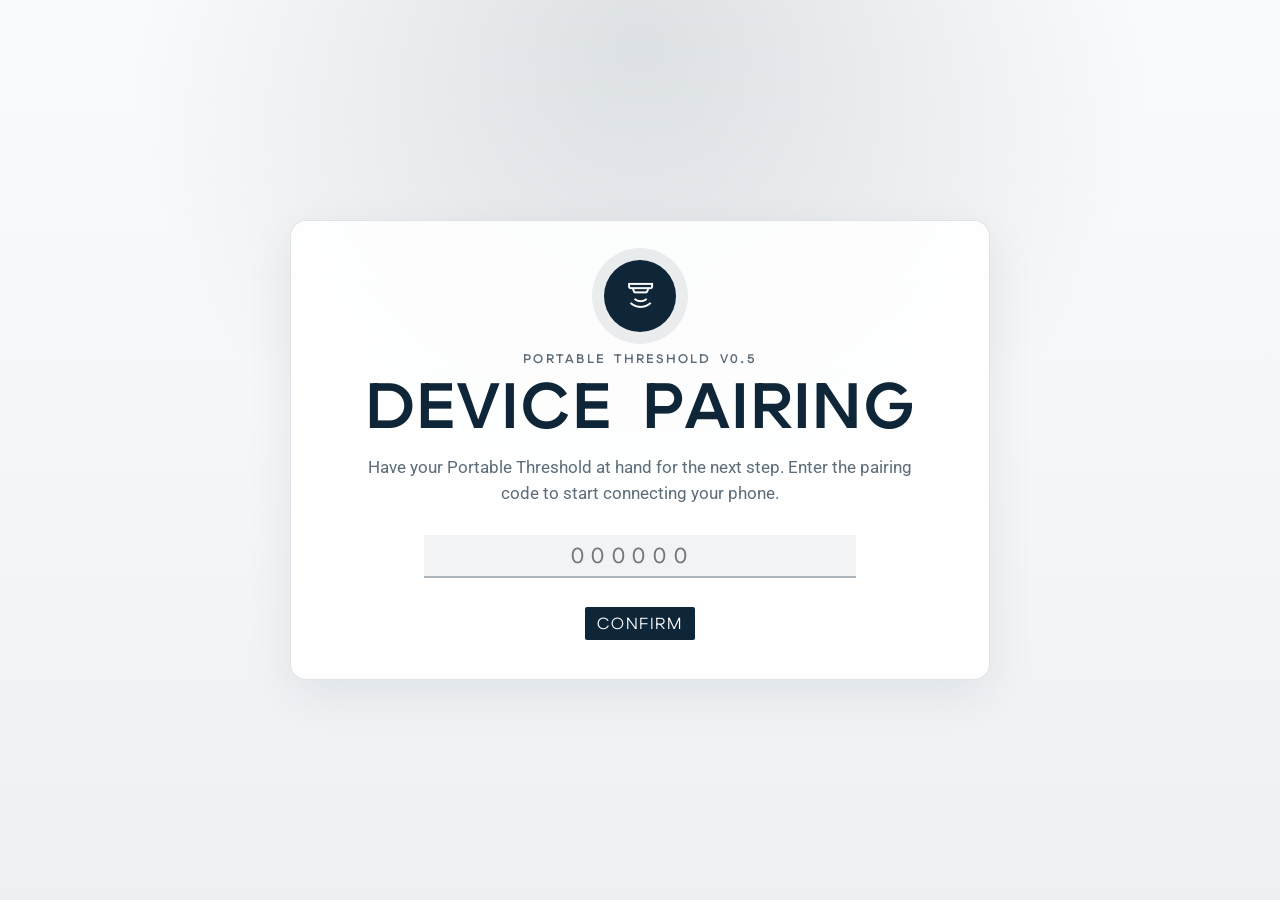
<file: ari/scan/pair.html>
<!doctype html>
<html lang="en">
<head>
  <meta charset="utf-8">
  <meta name="viewport" content="width=device-width, initial-scale=1, viewport-fit=cover">
  <title>Portable Threshold Pairing</title>

  <link rel="preconnect" href="https://fonts.googleapis.com">
  <link rel="preconnect" href="https://fonts.gstatic.com" crossorigin>
  <link href="https://fonts.googleapis.com/css2?family=Elms+Sans:ital,wght@0,100..900;1,100..900&family=Roboto:ital,wght@0,100..900;1,100..900&display=swap" rel="stylesheet">
  <link rel="stylesheet" href="https://fonts.googleapis.com/css2?family=Material+Symbols+Outlined:opsz,wght,FILL,GRAD@20..48,100..700,0..1,-50..200&icon_names=archive,detector,file_copy,warning" />

  <link rel="stylesheet" href="scan-style.css">
  <script src="../crypto-puzzle.js"></script>
  <script type="module" src="pair-ui.js"></script>
</head>
<body>
  <main class="app-shell">
    <section id="pairPanel" class="panel start-panel form-table" aria-live="polite">
      <div id="pairIcon" class="scanner-mark" aria-hidden="true">
        <span id="pairIconSymbol" class="material-symbols-outlined">detector</span>
      </div>

      <p class="eyebrow">Portable Threshold v0.5</p>
      <h1>Device Pairing</h1>
      <p id="pairMessage" class="intro">
        Have your Portable Threshold at hand for the next step.
        Enter the pairing code to start connecting your phone.
      </p>

      <form id="pairForm" class="pair-form" autocomplete="off">
        <label class="visually-hidden" for="pairingCode">Pairing code</label>
        <input
          id="pairingCode"
          class="pairing-code-input"
          type="number"
          inputmode="numeric"
          min="0"
          max="999999"
          step="1"
          placeholder="000000"
          aria-label="Pairing code"
          required>
        <button id="confirmButton" class="spaced" type="submit">confirm</button>
      </form>

      <button id="retryButton" class="spaced light hidden" type="button">retry</button>
    </section>
  </main>
</body>
</html>
</file>
<file: ari/scan/scan-style.css>
:root {
  --accent: rgb(15, 38, 57);
  --accent-soft: rgba(15, 38, 57, 0.08);
  --accent-mid: rgba(15, 38, 57, 0.35);
  --page-bg: rgb(246, 247, 248);
  --paper: rgba(255, 255, 255, 0.88);
  --text: rgb(15, 38, 57);
  --muted: rgba(15, 38, 57, 0.68);
  --north-angle: 0deg;
  --safe-top: env(safe-area-inset-top, 0px);
  --safe-bottom: env(safe-area-inset-bottom, 0px);
}

* {
  box-sizing: border-box;
}

html {
  min-height: 100%;
  background: var(--page-bg);
}

body {
  min-height: 100vh;
  min-height: 100svh;
  margin: 0;
  color: var(--text);
  font-family: "Roboto", system-ui, -apple-system, BlinkMacSystemFont, "Segoe UI", sans-serif;
  background:
    radial-gradient(circle at 50% 5%, rgba(15, 38, 57, 0.12), transparent 32rem),
    linear-gradient(180deg, rgb(250, 251, 252), rgb(238, 241, 244));
}

button {
  font: inherit;
}

.hidden {
  display: none !important;
}

.app-shell {
  width: min(46rem, 100%);
  min-height: 100vh;
  min-height: 100svh;
  margin: 0 auto;
  padding: calc(2rem + var(--safe-top)) 1.1rem calc(2rem + var(--safe-bottom));
  display: grid;
  align-items: center;
}

.panel {
  width: 100%;
  padding: clamp(1.4rem, 5vw, 2.4rem);
  border: 1px solid rgba(15, 38, 57, 0.12);
  border-radius: 1rem;
  background: var(--paper);
  box-shadow: 0 1rem 3rem rgba(15, 38, 57, 0.08);
  text-align: center;
}

.scanner-mark,
.status-orb {
  width: 4.5rem;
  height: 4.5rem;
  margin: 0 auto 1.2rem;
  display: grid;
  place-items: center;
  color: white;
  background: var(--accent);
  border-radius: 50%;
  box-shadow: 0 0 0 0.75rem rgba(15, 38, 57, 0.08);
}

.scanner-mark .material-symbols-outlined,
.status-orb .material-symbols-outlined {
  font-size: 2.2rem;
  font-variation-settings: "wght" 300;
}

.scanner-mark.warning {
  background: rgb(126, 72, 24);
  box-shadow: 0 0 0 0.75rem rgba(126, 72, 24, 0.08);
}

.status-orb {
  animation: statusPulse 1.8s ease-in-out infinite;
}

@keyframes statusPulse {
  0%, 100% { transform: scale(1); box-shadow: 0 0 0 0.6rem rgba(15, 38, 57, 0.08); }
  50% { transform: scale(1.04); box-shadow: 0 0 0 1.2rem rgba(15, 38, 57, 0.03); }
}

.eyebrow {
  margin: 0 0 0.55rem;
  color: var(--muted);
  font-family: "Elms Sans", sans-serif;
  font-size: 0.78rem;
  font-weight: 650;
  letter-spacing: 0.18em;
  text-transform: uppercase;
}

h1 {
  margin: 0;
  font-family: "Elms Sans", sans-serif;
  font-size: clamp(2rem, 10vw, 4rem);
  line-height: 0.95;
  letter-spacing: 0.02em;
  text-transform: uppercase;
}

.intro {
  max-width: 34rem;
  margin: 1.1rem auto 0;
  color: var(--muted);
  font-size: 1.05rem;
  line-height: 1.55;
}

.detail-line {
  margin: 1.2rem auto 0;
  color: rgba(15, 38, 57, 0.58);
  font-size: 0.92rem;
  line-height: 1.4;
}

/* Matching button styling from the other pages. */
.form-table button.spaced {
  margin-top: 1.8em;
}

.form-table button.small-space {
  margin-top: 0.2em;
}

.form-table button,
.error-panel button {
  appearance: none;
  outline: none;
  padding-left: 0.8em;
  padding-right: 0.8em;
  padding-top: 0.4em;
  padding-bottom: 0.4em;
  background-color: rgb(15, 38, 57);
  color: white;
  border-radius: 0.125em;
  border-width: 0;
  font-size: 1em;
  outline: 0.1875em solid transparent;
  letter-spacing: 0.1em;
  font-family: "Elms Sans", sans-serif;
  font-optical-sizing: auto;
  font-weight: 400;
  font-style: normal;
  transition-property: background-color, outline, filter;
  transition-duration: 500ms;
  text-transform: uppercase;
}

.form-table button:not(:disabled):not(.light):hover,
.error-panel button:not(:disabled):not(.light):hover {
  background-color: rgb(34, 87, 129);
}

.form-table button:focus,
.error-panel button:focus {
  outline: 0.125em solid rgba(15, 38, 57, 0.4);
}

.form-table button.light,
.error-panel button.light {
  font-size: 0.8em;
  letter-spacing: normal;
  background-color: rgba(15, 38, 57, 0.05);
  color: rgb(15, 38, 57);
}

.form-table button:not(:disabled).light:hover,
.error-panel button:not(:disabled).light:hover {
  background-color: rgba(15, 38, 57, 0.2);
}

.form-table button:disabled,
.error-panel button:disabled {
  filter: saturate(0);
}

.scanner-panel {
  min-height: calc(100vh - 4rem - var(--safe-top) - var(--safe-bottom));
  display: flex;
  flex-direction: column;
  align-items: center;
  justify-content: center;
  gap: 1.15rem;
}

.scanner-eyebrow {
  margin-bottom: 0;
}

.scanner-dial {
  position: relative;
  width: min(92vw, 35rem);
  aspect-ratio: 1 / 1;
  border-radius: 50%;
  overflow: hidden;
  border: 1px solid rgba(15, 38, 57, 0.18);
  background:
    radial-gradient(circle, rgba(15, 38, 57, 0.04) 0 34%, transparent 35% 100%),
    repeating-radial-gradient(circle, rgba(15, 38, 57, 0.08) 0 1px, transparent 1px 3.2rem),
    rgb(255, 255, 255);
  box-shadow:
    inset 0 0 0 0.7rem rgba(15, 38, 57, 0.025),
    inset 0 0 2.8rem rgba(15, 38, 57, 0.10),
    0 1.4rem 4rem rgba(15, 38, 57, 0.12);
}

.scanner-dial::before,
.scanner-dial::after {
  content: "";
  position: absolute;
  inset: 23%;
  border: 0.12rem solid rgba(15, 38, 57, 0.18);
  border-radius: inherit;
  animation: outgoingPulse 2.6s linear infinite;
  pointer-events: none;
}

.scanner-dial::after {
  animation-delay: 1.3s;
}

@keyframes outgoingPulse {
  0% { transform: scale(0.25); opacity: 0; }
  12% { opacity: 0.75; }
  100% { transform: scale(2.25); opacity: 0; }
}

.rotating-layer {
  position: absolute;
  inset: 0;
  transform: rotate(var(--north-angle));
  transform-origin: center;
  transition: transform 160ms linear;
  z-index: 2;
}

.signal-layer {
  position: absolute;
  inset: 0;
  z-index: 4;
  pointer-events: none;
}

.signal-point {
  position: absolute;
  left: 50%;
  top: 50%;
  width: 0.78rem;
  height: 0.78rem;
  margin-left: -0.39rem;
  margin-top: -0.39rem;
  border-radius: 50%;
  background: var(--accent);
  box-shadow:
    0 0 0 0.25rem rgba(15, 38, 57, 0.12),
    0 0 1rem rgba(15, 38, 57, 0.45);
  transform: rotate(var(--signal-angle)) translateY(calc(-1 * var(--signal-radius)));
  animation: signalFade 10s linear forwards;
}

@keyframes signalFade {
  0% { opacity: 0; transform: rotate(var(--signal-angle)) translateY(calc(-1 * var(--signal-radius))) scale(0.3); }
  5% { opacity: 1; transform: rotate(var(--signal-angle)) translateY(calc(-1 * var(--signal-radius))) scale(1); }
  75% { opacity: 0.5; }
  100% { opacity: 0; transform: rotate(var(--signal-angle)) translateY(calc(-1 * var(--signal-radius))) scale(0.72); }
}

.compass-rose {
  position: absolute;
  inset: 12.5%;
  z-index: 3;
  border-radius: 50%;
  opacity: 0.9;
}

.compass-ring {
  position: absolute;
  inset: 0;
  border-radius: 50%;
  border: 1px solid rgba(15, 38, 57, 0.32);
  box-shadow: inset 0 0 0 0.5rem rgba(15, 38, 57, 0.02);
}

.compass-line,
.compass-diagonal {
  position: absolute;
  left: 50%;
  top: 8%;
  width: 1px;
  height: 84%;
  background: linear-gradient(180deg, rgba(15, 38, 57, 0.46), rgba(15, 38, 57, 0.08), rgba(15, 38, 57, 0.46));
  transform-origin: 50% 50%;
}

.compass-line-ew {
  transform: rotate(90deg);
}

.compass-diagonal {
  opacity: 0.45;
}

.compass-diagonal-a {
  transform: rotate(45deg);
}

.compass-diagonal-b {
  transform: rotate(-45deg);
}

.compass-label {
  position: absolute;
  display: grid;
  place-items: center;
  width: 2rem;
  height: 2rem;
  color: var(--accent);
  font-family: "Elms Sans", sans-serif;
  font-weight: 700;
  letter-spacing: 0.08em;
  line-height: 1;
}

.compass-n { left: calc(50% - 1rem); top: -0.15rem; }
.compass-e { right: -0.15rem; top: calc(50% - 1rem); }
.compass-s { left: calc(50% - 1rem); bottom: -0.15rem; }
.compass-w { left: -0.15rem; top: calc(50% - 1rem); }

.distance-card {
  position: absolute;
  left: 50%;
  top: 50%;
  width: min(58%, 19rem);
  aspect-ratio: 1 / 1;
  transform: translate(-50%, -50%);
  z-index: 5;
  display: flex;
  flex-direction: column;
  align-items: center;
  justify-content: center;
  gap: 0.35rem;
  border-radius: 50%;
  background: rgba(255, 255, 255, 0.88);
  border: 1px solid rgba(15, 38, 57, 0.12);
  box-shadow: 0 0.8rem 3rem rgba(15, 38, 57, 0.12);
  backdrop-filter: blur(8px);
  text-align: center;
}

.distance-value {
  font-family: "Elms Sans", sans-serif;
  font-size: clamp(2rem, 10vw, 4.8rem);
  font-weight: 650;
  letter-spacing: -0.03em;
  line-height: 0.95;
}

.distance-label {
  width: 70%;
  color: var(--muted);
  font-family: "Elms Sans", sans-serif;
  font-size: clamp(0.62rem, 2.5vw, 0.9rem);
  font-weight: 550;
  letter-spacing: 0.13em;
  line-height: 1.25;
  text-transform: uppercase;
}

.scan-readout {
  width: min(92vw, 35rem);
  display: grid;
  grid-template-columns: 1fr 1fr;
  gap: 0.7rem;
}

.scan-readout > div {
  padding: 0.75rem 0.9rem;
  border: 1px solid rgba(15, 38, 57, 0.10);
  border-radius: 0.55rem;
  background: rgba(255, 255, 255, 0.62);
}

.readout-label,
.readout-value {
  display: block;
}

.readout-label {
  margin-bottom: 0.22rem;
  color: var(--muted);
  font-size: 0.78rem;
}

.readout-value {
  font-family: "Elms Sans", sans-serif;
  font-weight: 650;
  letter-spacing: 0.04em;
  text-transform: uppercase;
}

@media (max-width: 420px) {
  .app-shell {
    padding-left: 0.8rem;
    padding-right: 0.8rem;
  }

  .scan-readout {
    grid-template-columns: 1fr;
  }
}

@media (prefers-reduced-motion: reduce) {
  *, *::before, *::after {
    animation-duration: 0.01ms !important;
    animation-iteration-count: 1 !important;
    scroll-behavior: auto !important;
  }

  .rotating-layer {
    transition: none;
  }
}

/* Pairing page additions, matching the shared form styling. */
.form-table input[type="text"],
.form-table input[type="password"],
.form-table input[type="date"],
.form-table input[type="number"] {
  width: 20em;
  max-width: max(8em, calc(100vw - 11em));
  appearance: none;
  font-family: inherit;
  font-size: 1em;
  padding-left: 0.6em;
  padding-right: 0.6em;
  padding-top: 0.3em;
  padding-bottom: 0.3em;
  background-color: rgba(15, 38, 57, 0.05);
  border-top: none;
  border-right: none;
  border-left: none;
  border-bottom: 0.125em solid rgba(15, 38, 57, 0.3);
  outline: none;
  transition-property: background-color, border-bottom-color;
  transition-duration: 500ms;
}

.form-table input[type="text"]:hover,
.form-table input[type="password"]:hover,
.form-table input[type="date"]:hover,
.form-table input[type="number"]:hover {
  background-color: rgba(15, 38, 57, 0.1);
}

.form-table input[type="text"]:focus,
.form-table input[type="password"]:focus,
.form-table input[type="date"]:focus,
.form-table input[type="number"]:focus {
  background-color: rgba(15, 38, 57, 0.2);
  border-bottom: 0.125em solid rgba(15, 38, 57, 1);
}

.pair-form {
  margin-top: 1.8em;
}

.pair-form button.spaced {
  display: block;
  margin-left: auto;
  margin-right: auto;
}

.pairing-code-input {
  text-align: center;
  font-family: "Elms Sans", sans-serif !important;
  font-size: 1.35rem !important;
  font-weight: 500;
  letter-spacing: 0.35em;
}

.visually-hidden {
  position: absolute;
  width: 1px;
  height: 1px;
  padding: 0;
  margin: -1px;
  overflow: hidden;
  clip: rect(0, 0, 0, 0);
  white-space: nowrap;
  border: 0;
}
</file>
